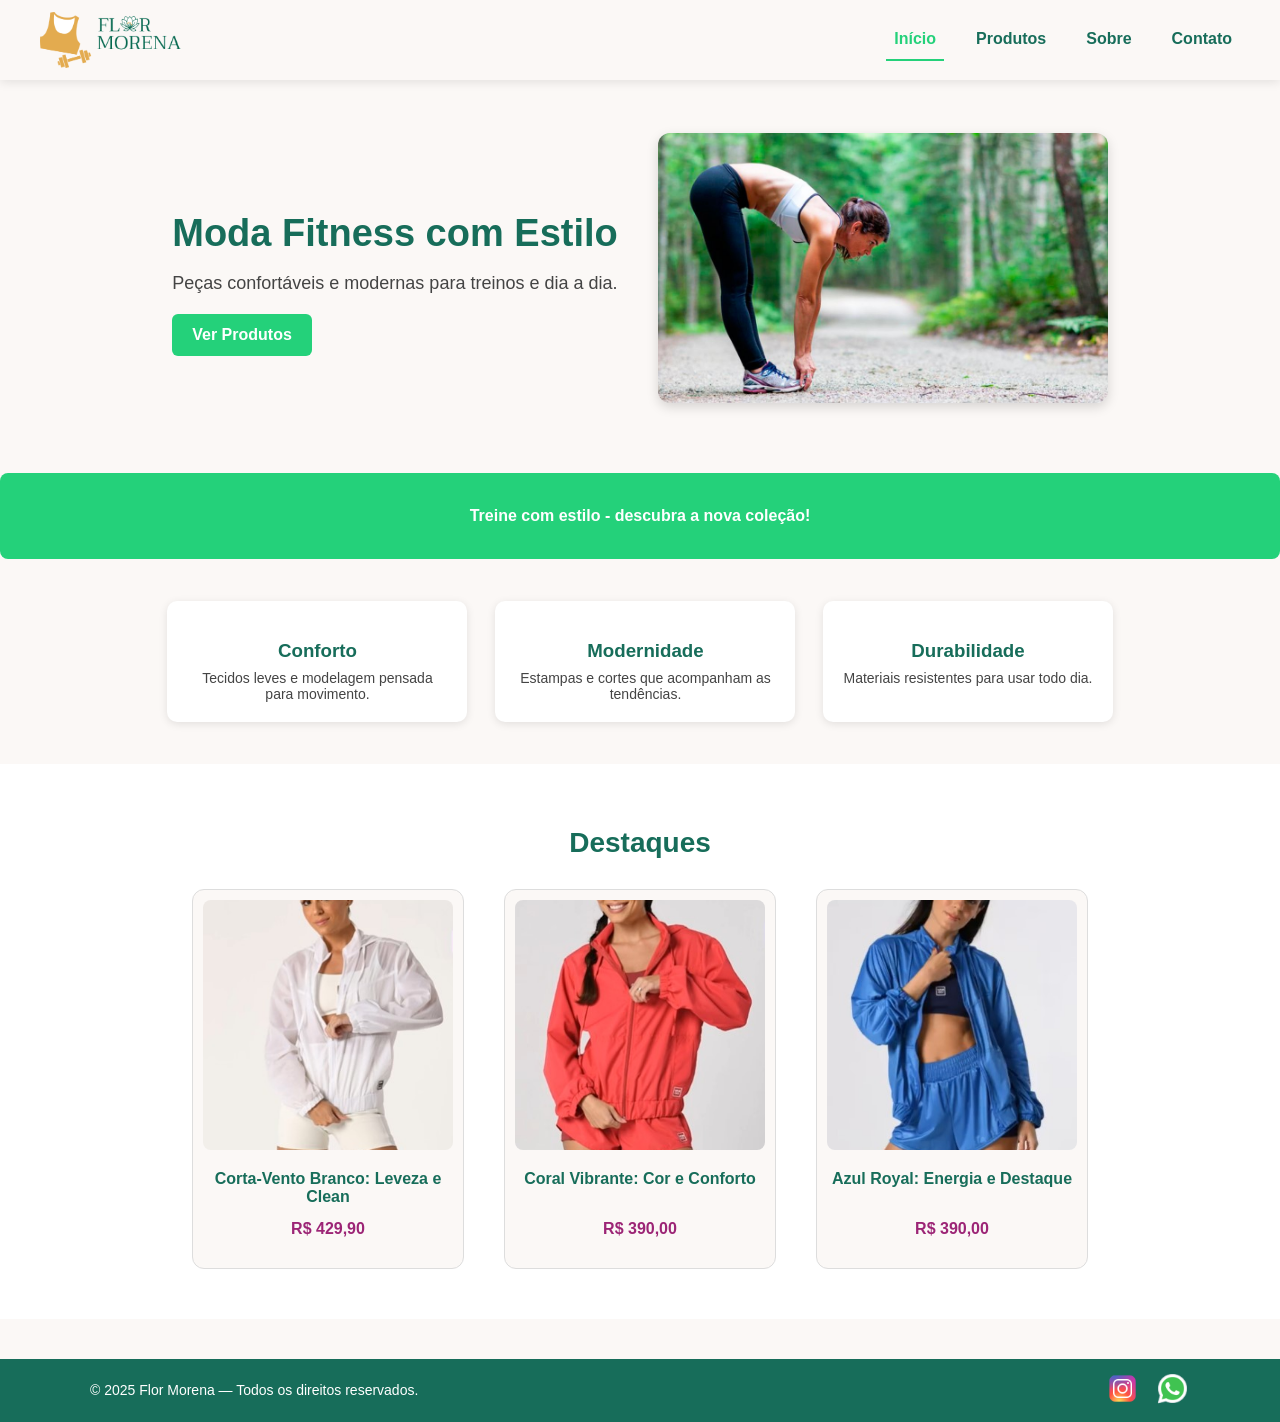
<file: index.html>
<!DOCTYPE html>
<html lang="pt-br">
<head>
    <meta charset="UTF-8">
    <meta name="viewport" content="width=device-width, initial-scale=1.0">
    <title>Flor Morena</title>
    <link rel="stylesheet" href="css/base.css">
    <link rel="stylesheet" href="css/style.css">
    <script src="js/script.js" defer></script>
</head>
<body>
    <!-- Cabeçalho -->
    <header>
        <button id="btn-menu">☰ </button>
        <img src="assets/logotipomenor.png" alt="Logo Flor Morena" class="logo">
        <nav>
            <a href="index.html" class="ativo">Início</a>
            <a href="produtos.html">Produtos</a>
            <a href="sobre.html">Sobre</a>
            <a href="contato.html">Contato</a>
        </nav>
    </header>

    <!-- Seção principal -->
    <section class="banner">
        <div class="texto-banner">
            <h1>Moda Fitness com Estilo</h1>
            <p>Peças confortáveis e modernas para treinos e dia a dia.</p>
            <a class="botao-principal" href="produtos.html">Ver Produtos</a>
        </div>

        <img src="assets/alongamento.jpg" class="img-banner" alt="Modelo fitness">
    </section>
    <section class="faixa">
        <p>Treine com estilo - descubra a nova coleção!</p>
    </section>

    <!--Diferenciais-->
    <section class="diferenciais">
        <div class="item">
            <h3>Conforto</h3>
            <p>Tecidos leves e modelagem pensada para movimento.</p>
            </div>

        <div class="item">
            <h3>Modernidade</h3>
            <p>Estampas e cortes que acompanham as tendências.</p>
        </div>    
        
        <div class="item">
            <h3>Durabilidade</h3>
            <p>Materiais resistentes para usar todo dia.</p>
        </div>
    </section>

    <!--Vitrine-->
    <section class="vitrine">
        <h2 class="vitrine-titulo">Destaques</h2>
        <div class="vitrine-container">

            <div class="produto-card"> <!--Produto 1-->
                <img src="assets/conjunto-branco.jpg" alt="Produto 1">
                <h4>Corta-Vento Branco: Leveza e Clean</h4>
                <p class="preco">R$ 429,90</p>
            </div>
            
            <div class="produto-card"> <!--Produto 2-->
                <img src="assets/conjunto-vermelho.jpg" alt="Produto 2">
                <h4>Coral Vibrante: Cor e Conforto</h4>
                <p class="preco">R$ 390,00</p>
            </div>

            <div class="produto-card"> <!--Produto 3-->
                <img src="assets/conjunto-azul.jpg" alt="Produto 3">
                <h4>Azul Royal: Energia e Destaque</h4>
                <p class="preco">R$ 390,00</p>
            </div>

        </div>
    </section>

    <button id="btn-topo">↑ Topo</button>

    <!--Rodapé-->
    <footer>
        <div class="footer-container">
            <div class="footer-centro">
                <p>© 2025 Flor Morena — Todos os direitos reservados.</p>
            </div>
            <div class="footer-direita">
                <a href="https://www.instagram.com/flormorena_lins" target="_blank" rel="noopener noreferrer">
                    <img src="assets/instagram.png" alt="Instagram">
                </a>
                <a href="https://wa.me/5514998982320" target="_blank" rel="noopener noreferrer">
                    <img src="assets/whatsapp.png" alt="WhatsApp">
                </a>
            </div>
        </div>
    </footer>
</body>
</html>
</file>
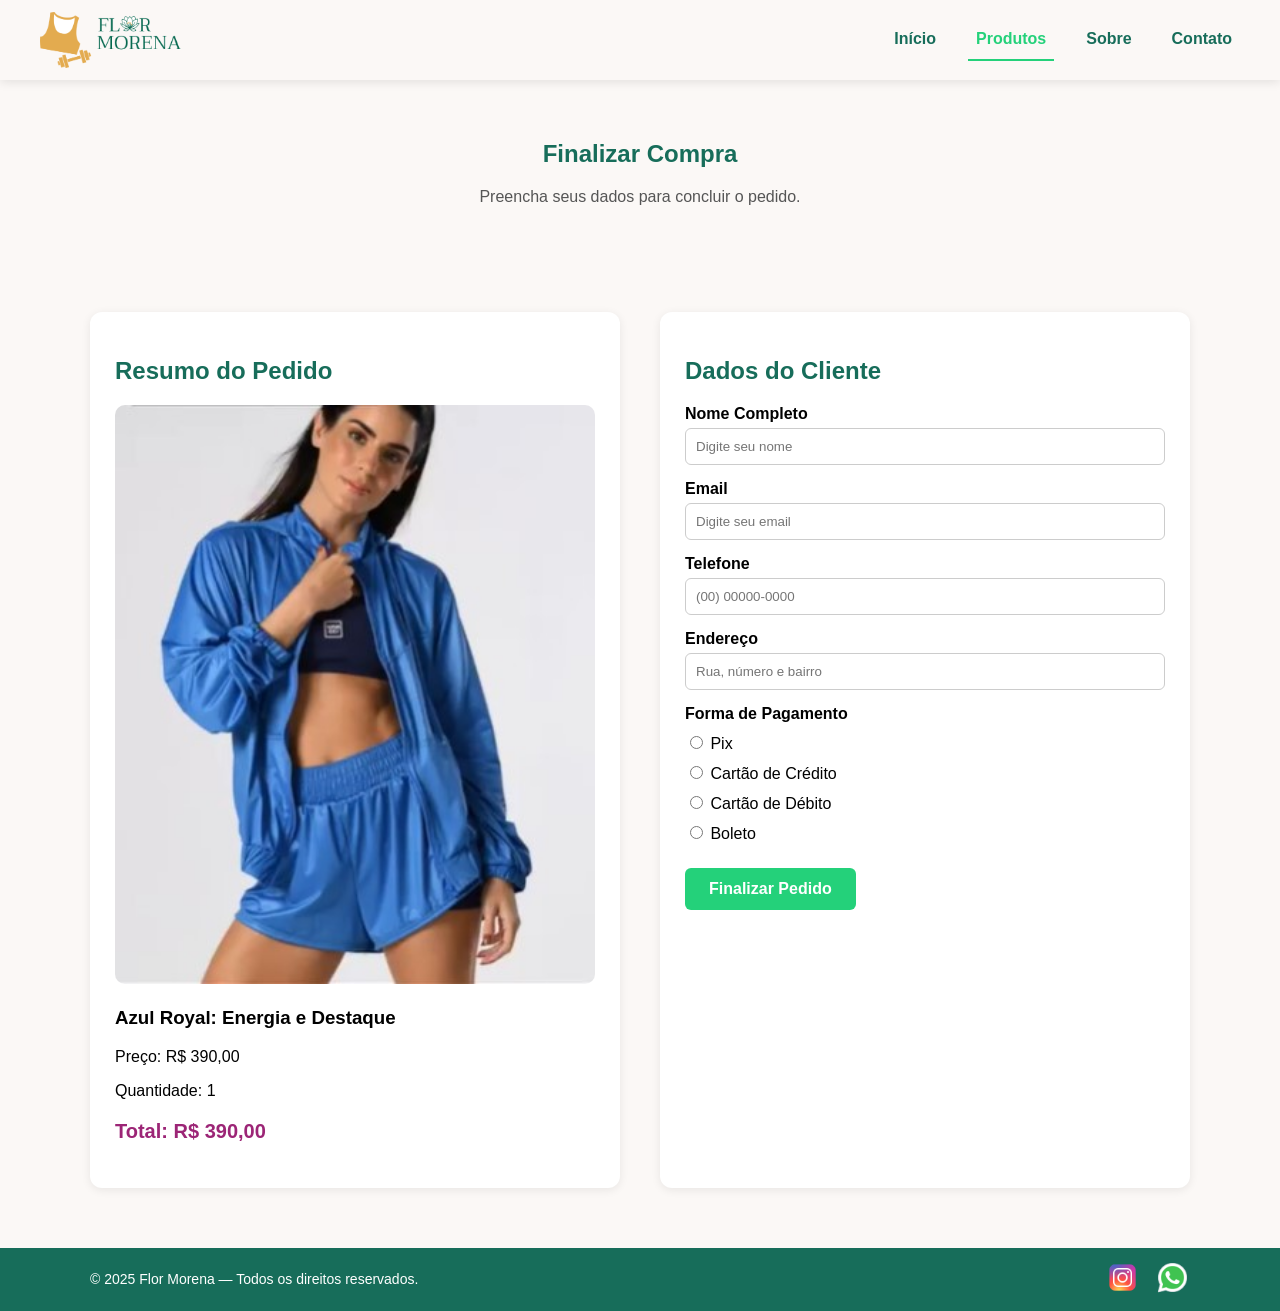
<file: comprar.html>
<!DOCTYPE html>
<html lang="pt-BR">

    <head>
        <meta charset="UTF-8">
        <meta name="viewport" content="width=device-width, initial-scale=1.0">
        <title>Finalizar Compra | Flor Morena</title>
        <link rel="stylesheet" href="css/base.css">
        <link rel="stylesheet" href="css/style-comprar.css">
        <script src="js/script.js" defer="defer"></script>

    </head>

    <body>
        <header>
            <button id="btn-menu">☰
            </button>
            <img src="assets/logotipomenor.png" alt="Logo Flor Morena" class="logo">
            <nav>
                <a href="index.html">Início</a>
                <a href="produtos.html" class="ativo">Produtos</a>
                <a href="sobre.html">Sobre</a>
                <a href="contato.html">Contato</a>
            </nav>
        </header>

        <section class="banner-compra">
            <h1>Finalizar Compra</h1>
            <p>Preencha seus dados para concluir o pedido.</p>
        </section>

        <section class="compra-container">
            <div class="resumo-pedido">
                <h2>Resumo do Pedido</h2>
                <img src="assets/conjunto-azul.jpg" alt="Produto">
                <h3>Azul Royal: Energia e Destaque</h3>
                <p>Preço: R$ 390,00</p>
                <p>Quantidade: 1</p>
                <p class="total">Total: R$ 390,00</p>
            </div>

            <div class="dados-compra">
                <h2>Dados do Cliente</h2>
                <form>
                    <label for="nome-completo">Nome Completo</label>
                    <input
                        type="text"
                        id="nome-completo"
                        name="nome"
                        placeholder="Digite seu nome"
                        required="required">

                    <label for="email">Email</label>
                    <input
                        type="email"
                        id="email"
                        name="email"
                        placeholder="Digite seu email"
                        required="required">

                    <label for="telefone">Telefone</label>
                    <input
                        type="tel"
                        id="telefone"
                        name="telefone"
                        placeholder="(00) 00000-0000"
                        required="required">

                    <label for="endereco">Endereço</label>
                    <input
                        type="text"
                        id="endereco"
                        name="endereco"
                        placeholder="Rua, número e bairro"
                        required="required">

                    <label>Forma de Pagamento</label>
                    <div class="pagamento">
                        <label><input type="radio" name="pagamento" value="pix" required="required">
                            Pix</label>
                        <label><input type="radio" name="pagamento" value="credito">
                            Cartão de Crédito</label>
                        <label><input type="radio" name="pagamento" value="debito">
                            Cartão de Débito</label>
                        <label><input type="radio" name="pagamento" value="boleto">
                            Boleto</label>
                    </div>

                    <button type="submit" class="botao-finalizar">Finalizar Pedido</button>
                </form>
            </div>
        </section>
            <button id="btn-topo">↑ Topo</button>

        <!--Rodapé-->
        <footer>
            <div class="footer-container">
                <div class="footer-centro">
                    <p>© 2025 Flor Morena — Todos os direitos reservados.</p>
                </div>
                <div class="footer-direita">
                    <a
                        href="https://www.instagram.com/flormorena_lins"
                        target="_blank"
                        rel="noopener noreferrer">
                        <img src="assets/instagram.png" alt="Instagram">
                    </a>
                    <a href="https://wa.me/5514998982320" target="_blank" rel="noopener noreferrer">
                        <img src="assets/whatsapp.png" alt="WhatsApp">
                    </a>
                </div>
            </div>
        </footer>
    </body>

</html>
</file>
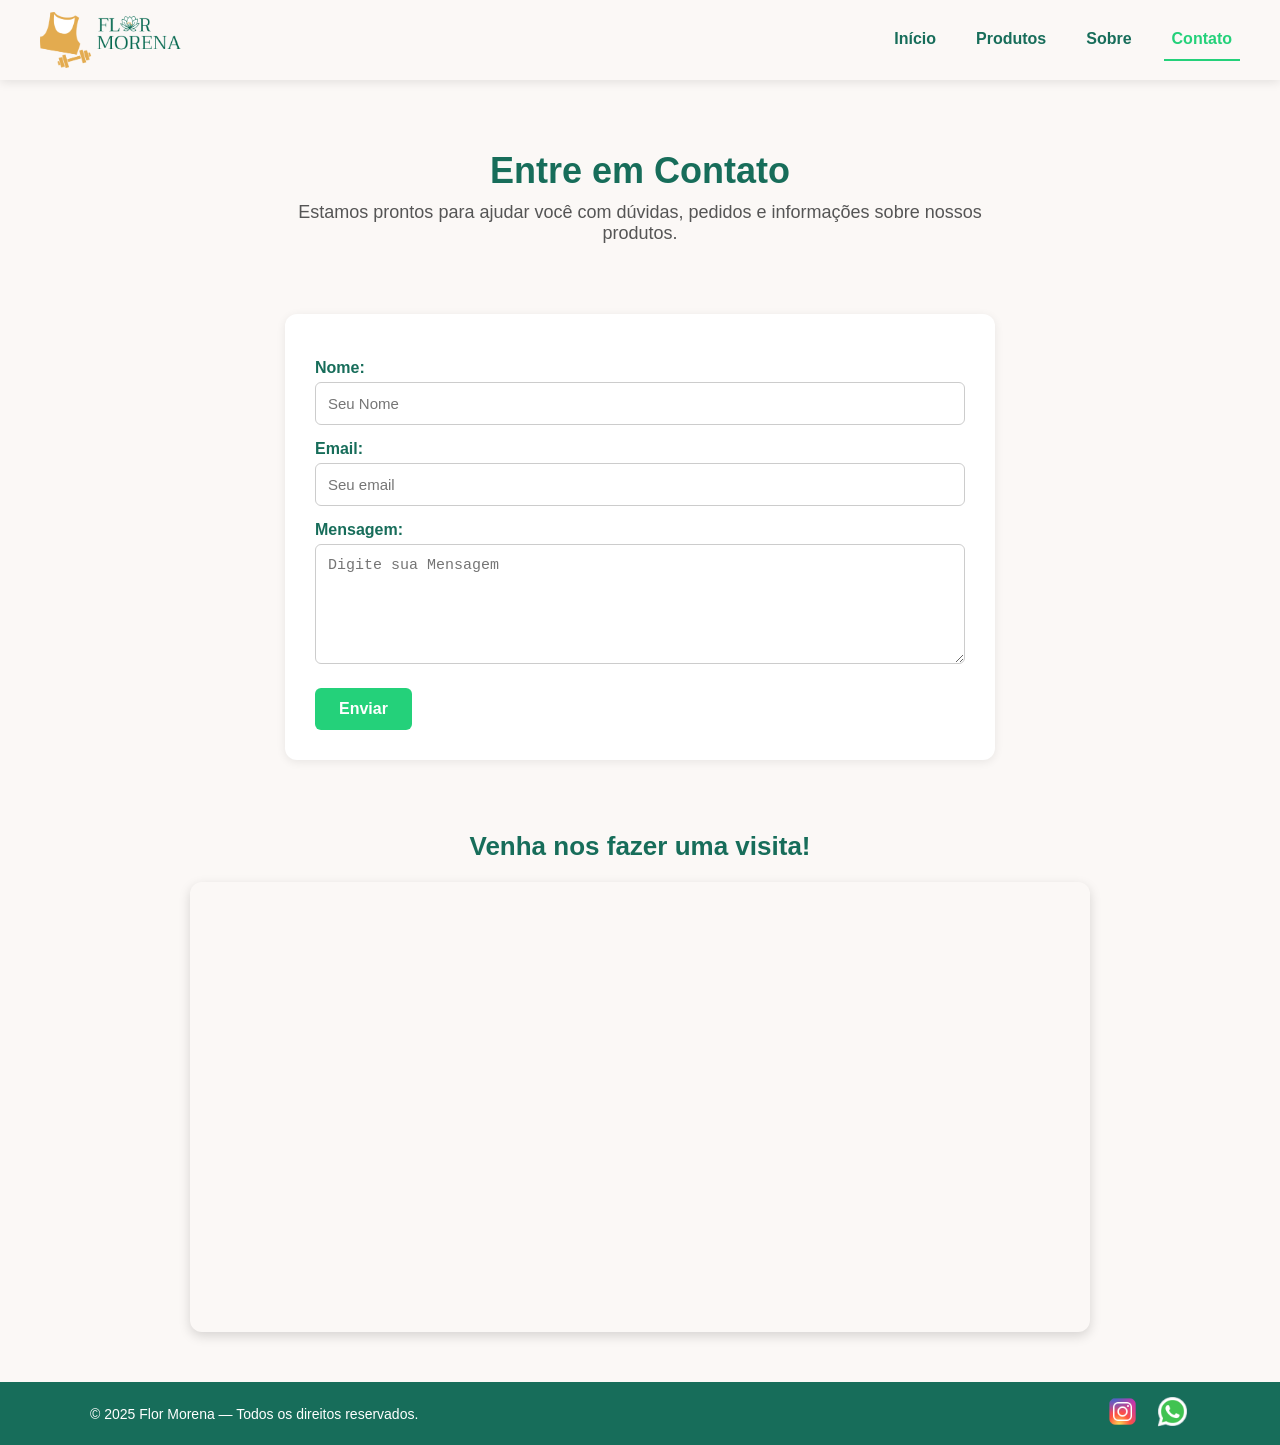
<file: contato.html>
<!DOCTYPE html>
<html lang="pt-BR">
    <head>
        <meta charset="UTF-8">
        <meta name="viewport" content="width=device-width, initial-scale=1.0">
        <title>Contato | Flor Morena</title>
        <link rel="stylesheet" href="css/base.css">
        <link rel="stylesheet" href="css/style-contato.css">
        <script src="js/script.js" defer="defer"></script>

    </head>
    <body>
        <header>
            <button id="btn-menu">☰
            </button>
            <img src="assets/logotipomenor.png" alt="Logo Flor Morena" class="logo">
            <nav>
                <a href="index.html">Início</a>
                <a href="produtos.html">Produtos</a>
                <a href="sobre.html">Sobre</a>
                <a href="contato.html" class="ativo">Contato</a>
            </nav>
        </header>

        <section class="banner-contato">
            <h1>Entre em Contato</h1>
            <p>Estamos prontos para ajudar você com dúvidas, pedidos e informações sobre
                nossos produtos.</p>
        </section>

        <!--Conteúdo principal-->
        <section class="contato">
            <form>
                <label for="nome">Nome:</label>
                <input
                    type="text"
                    id="nome"
                    name="nome"
                    placeholder="Seu Nome"
                    required="required">
                <label for="email">Email:</label>
                <input
                    type="email"
                    id="email"
                    name="email"
                    placeholder="Seu email"
                    required="required">
                <label for="mensagem">Mensagem:</label>
                <textarea
                    id="mensagem"
                    name="mensagem"
                    placeholder="Digite sua Mensagem"
                    required="required"></textarea>
                <button type="submit">Enviar</button>
            </form>
        </section>

        <!--MiniMapa-->
        <div class="mapa-container">
            <h2>Venha nos fazer uma visita!</h2>
            <iframe
                src="https://www.google.com/maps/embed?pb=!1m18!1m12!1m3!1d3707.9740198718896!2d-49.74839832544831!3d-21.66486799466836!2m3!1f0!2f0!3f0!3m2!1i1024!2i768!4f13.1!3m3!1m2!1s0x94be15947d2b1757%3A0x19685f1e2b0e2d65!2sFlor%20Morena!5e0!3m2!1spt-BR!2sbr!4v1763665070208!5m2!1spt-BR!2sbr"
                width="600"
                height="450"
                style="border:0;"
                allowfullscreen=""
                loading="lazy"
                referrerpolicy="no-referrer-when-downgrade"></iframe>
        </div>
        <button id="btn-topo">↑ Topo</button>

        <!--Rodapé-->
        <footer>
            <div class="footer-container">
                <div class="footer-centro">
                    <p>© 2025 Flor Morena — Todos os direitos reservados.</p>
                </div>
                <div class="footer-direita">
                    <a
                        href="https://www.instagram.com/flormorena_lins"
                        target="_blank"
                        rel="noopener noreferrer">
                        <img src="assets/instagram.png" alt="Instagram">
                    </a>

                    <a href="https://wa.me/5514998982320" target="_blank" rel="noopener noreferrer">
                        <img src="assets/whatsapp.png" alt="WhatsApp">
                    </a>
                </div>
            </div>
        </footer>
    </body>
</html>
</file>
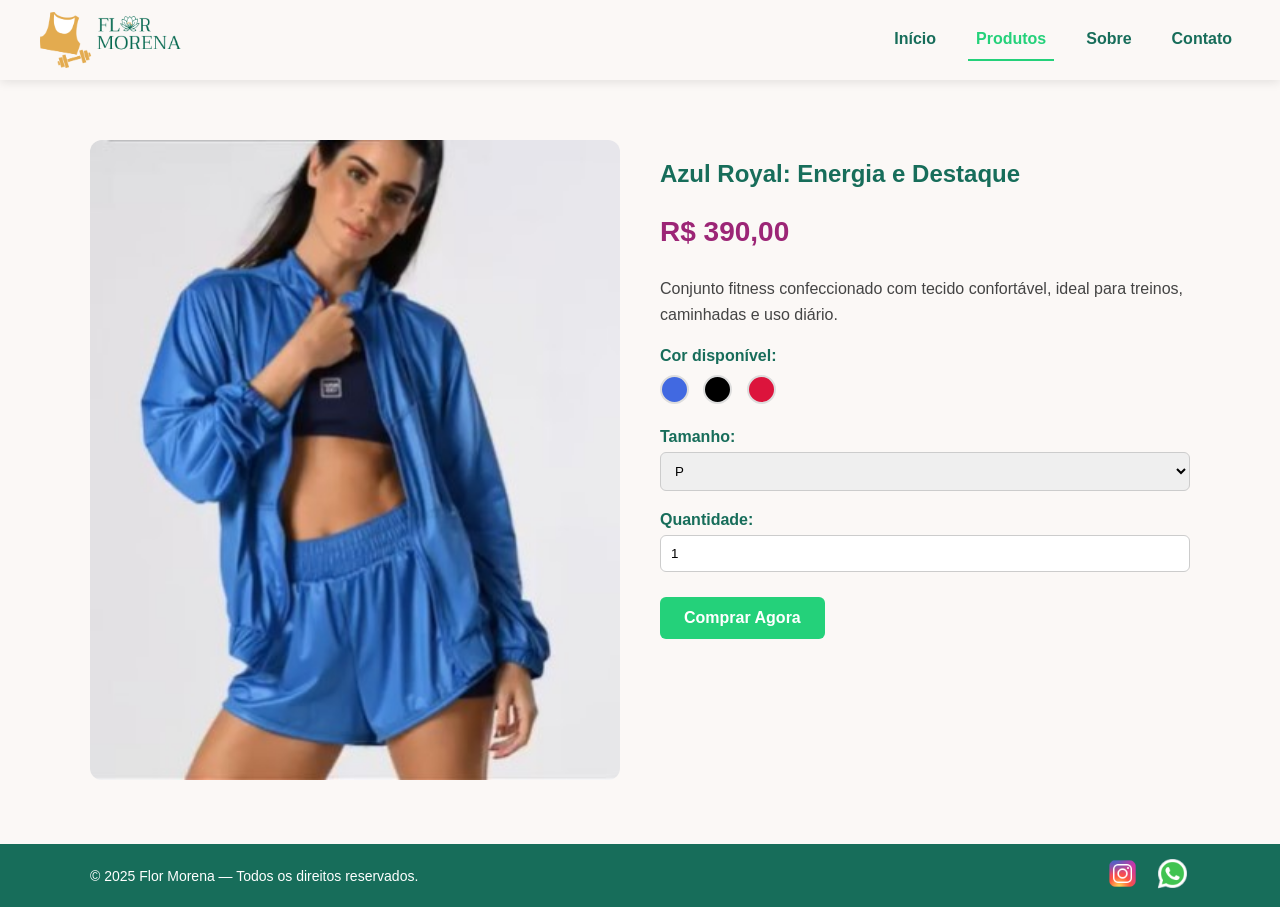
<file: detalhes-produto.html>
<!DOCTYPE html>
<html lang="pt-BR">
    <head>
        <meta charset="UTF-8">
        <meta name="viewport" content="width=device-width, initial-scale=1.0">
        <title>Detalhes do Produto | Flor Morena</title>
        <link rel="stylesheet" href="css/base.css">
        <link rel="stylesheet" href="css/style-detalhes.css">
        <script src="js/script.js" defer="defer"></script>
    </head>
    <body>

        <header>
            <button id="btn-menu">☰
            </button>
            <img src="assets/logotipomenor.png" alt="Logo Flor Morena" class="logo">
            <nav>
                <a href="index.html">Início</a>
                <a href="produtos.html" class="ativo">Produtos</a>
                <a href="sobre.html">Sobre</a>
                <a href="contato.html">Contato</a>
            </nav>
        </header>

        <section class="produto-detalhe">
            <div class="produto-imagem">
                <img src="assets/conjunto-azul.jpg" alt="Conjunto-Azul Royal">
            </div>
            <div class="produto-info">
                <h1>Azul Royal: Energia e Destaque</h1>
                <p class="preco">R$ 390,00</p>
                <p class="descricao">
                    Conjunto fitness confeccionado com tecido confortável, ideal para treinos,
                    caminhadas e uso diário.
                </p>
                <label>Cor disponível:</label>
                <div class="cores">
                    <span class="azul"></span>
                    <span class="preto"></span>
                    <span class="vermelho"></span>
                </div>
                <label>Tamanho:</label>
                <select>
                    <option>P</option>
                    <option>M</option>
                    <option>G</option>
                    <option>GG</option>
                </select>
                <label>Quantidade:</label>
                <input type="number" value="1" min="1">
                <a href="comprar.html" class="botao-comprar">
                    Comprar Agora
                </a>
            </div>
        </section>
        <button id="btn-topo">↑ Topo</button>

        <footer>
            <div class="footer-container">
                <div class="footer-centro">
                    <p>© 2025 Flor Morena — Todos os direitos reservados.</p>
                </div>
                <div class="footer-direita">
                    <a
                        href="https://www.instagram.com/flormorena_lins"
                        target="_blank"
                        rel="noopener noreferrer">
                        <img src="assets/instagram.png" alt="Instagram">
                    </a>
                    <a href="https://wa.me/5514998982320" target="_blank" rel="noopener noreferrer">
                        <img src="assets/whatsapp.png" alt="WhatsApp">
                    </a>
                </div>
            </div>
        </footer>
    </body>
</html>
</file>
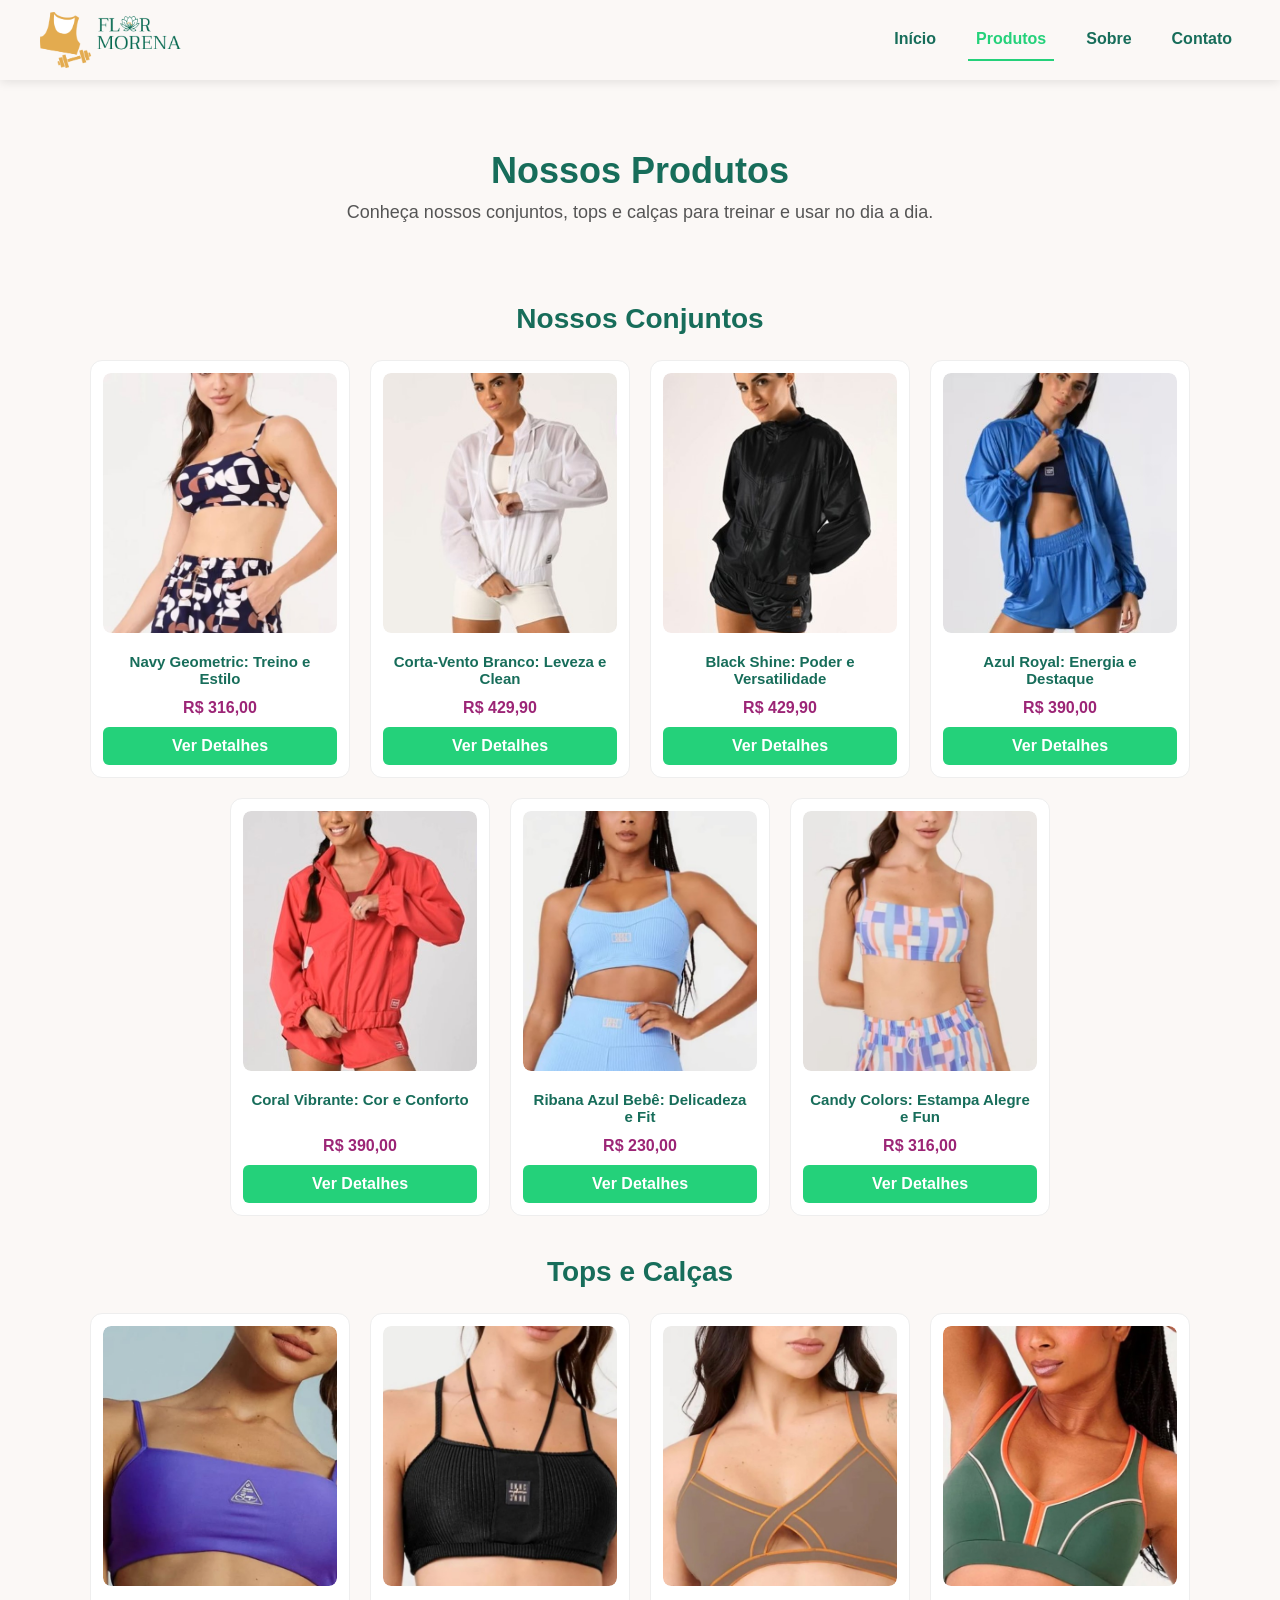
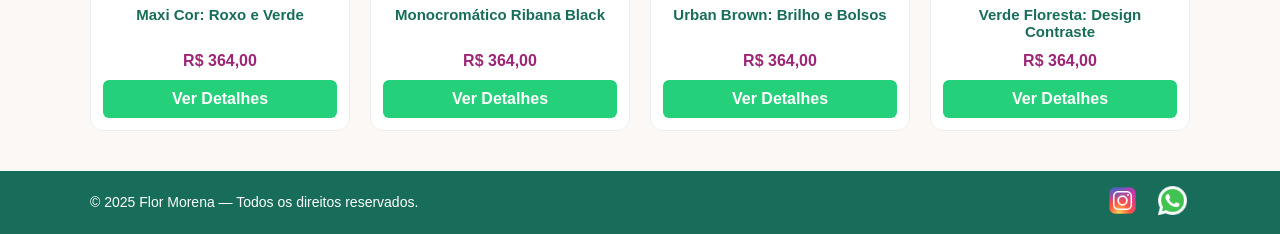
<file: produtos.html>
<!DOCTYPE html>
<html lang="pt-BR">
    <head>
        <meta charset="UTF-8">
        <meta name="viewport" content="width=device-width, initial-scale=1.0">
        <link rel="stylesheet" href="css/base.css">
        <link rel="stylesheet" href="css/style-produtos.css">
        <script src="js/script.js" defer="defer"></script>
        <title>Produtos | Flor Morena</title>
    </head>
    <body>
        <header>
            <button id="btn-menu">☰
            </button>
            <img src="assets/logotipomenor.png" alt="Logo Flor Morena" class="logo">
            <nav>
                <a href="index.html">Início</a>
                <a href="produtos.html" class="ativo">Produtos</a>
                <a href="sobre.html">Sobre</a>
                <a href="contato.html">Contato</a>
            </nav>
        </header>

        <section class="banner-produtos">
            <h1>Nossos Produtos</h1>
            <p>Conheça nossos conjuntos, tops e calças para treinar e usar no dia a dia.</p>
        </section>

        <!--Conjuntos-->
        <section class="conjuntos-container">
            <h2>Nossos Conjuntos</h2>
            <div class="lista-conjuntos">
                <div class="produto">
                    <!--Conjunto 1-->
                    <div class="produto-img">
                        <img src="assets/conjunto-escuro.jpg" alt="Conjunto 1">
                    </div>
                    <h3>Navy Geometric: Treino e Estilo</h3>
                    <p class="preco">R$ 316,00</p>
                    <a href="detalhes-produto.html" class="botao-produto">Ver Detalhes</a>
                </div>

                <div class="produto">
                    <!--Conjunto 2-->
                    <div class="produto-img">
                        <img src="assets/conjunto-branco.jpg" alt="Conjunto 2">
                    </div>
                    <h3>Corta-Vento Branco: Leveza e Clean</h3>
                    <p class="preco">R$ 429,90</p>
                    <a href="detalhes-produto.html" class="botao-produto">Ver Detalhes</a>
                </div>

                <div class="produto">
                    <!--Conjunto 3-->
                    <div class="produto-img">
                        <img src="assets/conjunto-preto.jpg" alt="Conjunto 3">
                    </div>
                    <h3>Black Shine: Poder e Versatilidade</h3>
                    <p class="preco">R$ 429,90</p>
                    <a href="detalhes-produto.html" class="botao-produto">Ver Detalhes</a>
                </div>

                <div class="produto">
                    <!--Conjunto 4-->
                    <div class="produto-img">
                        <img src="assets/conjunto-azul.jpg" alt="Conjunto 4">
                    </div>
                    <h3>Azul Royal: Energia e Destaque</h3>
                    <p class="preco">R$ 390,00</p>
                    <a href="detalhes-produto.html" class="botao-produto">Ver Detalhes</a>
                </div>

                <div class="produto">
                    <!--Conjunto 5-->
                    <div class="produto-img">
                        <img src="assets/conjunto-vermelho.jpg" alt="Conjunto 5">
                    </div>
                    <h3>Coral Vibrante: Cor e Conforto</h3>
                    <p class="preco">R$ 390,00</p>
                    <a href="detalhes-produto.html" class="botao-produto">Ver Detalhes</a>
                </div>

                <div class="produto">
                    <!--Conjunto 6-->
                    <div class="produto-img">
                        <img src="assets/conjunto-azul-claro.jpg" alt="Conjunto 6">
                    </div>
                    <h3>Ribana Azul Bebê: Delicadeza e Fit</h3>
                    <p class="preco">R$ 230,00</p>
                    <a href="detalhes-produto.html" class="botao-produto">Ver Detalhes</a>
                </div>

                <div class="produto">
                    <!--Conjunto 7-->
                    <div class="produto-img">
                        <img src="assets/conjunto-cor-pastel.jpg" alt="Conjunto 7">
                    </div>
                    <h3>Candy Colors: Estampa Alegre e Fun</h3>
                    <p class="preco">R$ 316,00</p>
                    <a href="detalhes-produto.html" class="botao-produto">Ver Detalhes</a>
                </div>
            </div>
        </section>

        <!--Tops + Calças-->
        <section class="tops-container">
            <h2>Tops e Calças</h2>
            <div class="lista-tops">
                <div class="produto has-back">
                    <!--Top 1-->
                    <div class="produto-img">
                        <img class="front" src="assets/top-roxo.jpg" alt="Top 1">
                        <img class="back" src="assets/calca-roxa.jpg" alt="Calça 1">
                    </div>
                    <h3>Maxi Cor: Roxo e Verde</h3>
                    <p class="preco">R$ 364,00</p>
                    <a href="detalhes-produto.html" class="botao-produto">Ver Detalhes</a>
                </div>

                <div class="produto has-back">
                    <!--Top 2-->
                    <div class="produto-img">
                        <img class="front" src="assets/top-preto.jpg" alt="Top 2">
                        <img class="back" src="assets/calca-preta.jpg" alt="Calça 2">
                    </div>
                    <h3>Monocromático Ribana Black</h3>
                    <p class="preco">R$ 364,00</p>
                    <a href="detalhes-produto.html" class="botao-produto">Ver Detalhes</a>
                </div>

                <div class="produto has-back">
                    <!--Top 3-->
                    <div class="produto-img">
                        <img class="front" src="assets/top-marrom.jpg" alt="Top 3">
                        <img class="back" src="assets/calca-marrom.jpg" alt="Calça 3">
                    </div>
                    <h3>Urban Brown: Brilho e Bolsos</h3>
                    <p class="preco">R$ 364,00</p>
                    <a href="detalhes-produto.html" class="botao-produto">Ver Detalhes</a>
                </div>

                <div class="produto has-back">
                    <!--Top 4-->
                    <div class="produto-img">
                        <img class="front" src="assets/top-verde.jpg" alt="Top 4">
                        <img class="back" src="assets/calca-verde.jpg" alt="Calça 4">
                    </div>
                    <h3>Verde Floresta: Design Contraste</h3>
                    <p class="preco">R$ 364,00</p>
                    <a href="detalhes-produto.html" class="botao-produto">Ver Detalhes</a>
                </div>
            </div>
        </section>
        <button id="btn-topo">↑ Topo</button>

        <!--Rodapé-->
        <footer>
            <div class="footer-container">
                <div class="footer-centro">
                    <p>© 2025 Flor Morena — Todos os direitos reservados.</p>
                </div>
                <div class="footer-direita">
                    <a
                        href="https://www.instagram.com/flormorena_lins"
                        target="_blank"
                        rel="noopener noreferrer">
                        <img src="assets/instagram.png" alt="Instagram">
                    </a>
                    <a href="https://wa.me/5514998982320" target="_blank" rel="noopener noreferrer">
                        <img src="assets/whatsapp.png" alt="WhatsApp">
                    </a>
                </div>
            </div>
        </footer>
    </body>
</html>
</file>
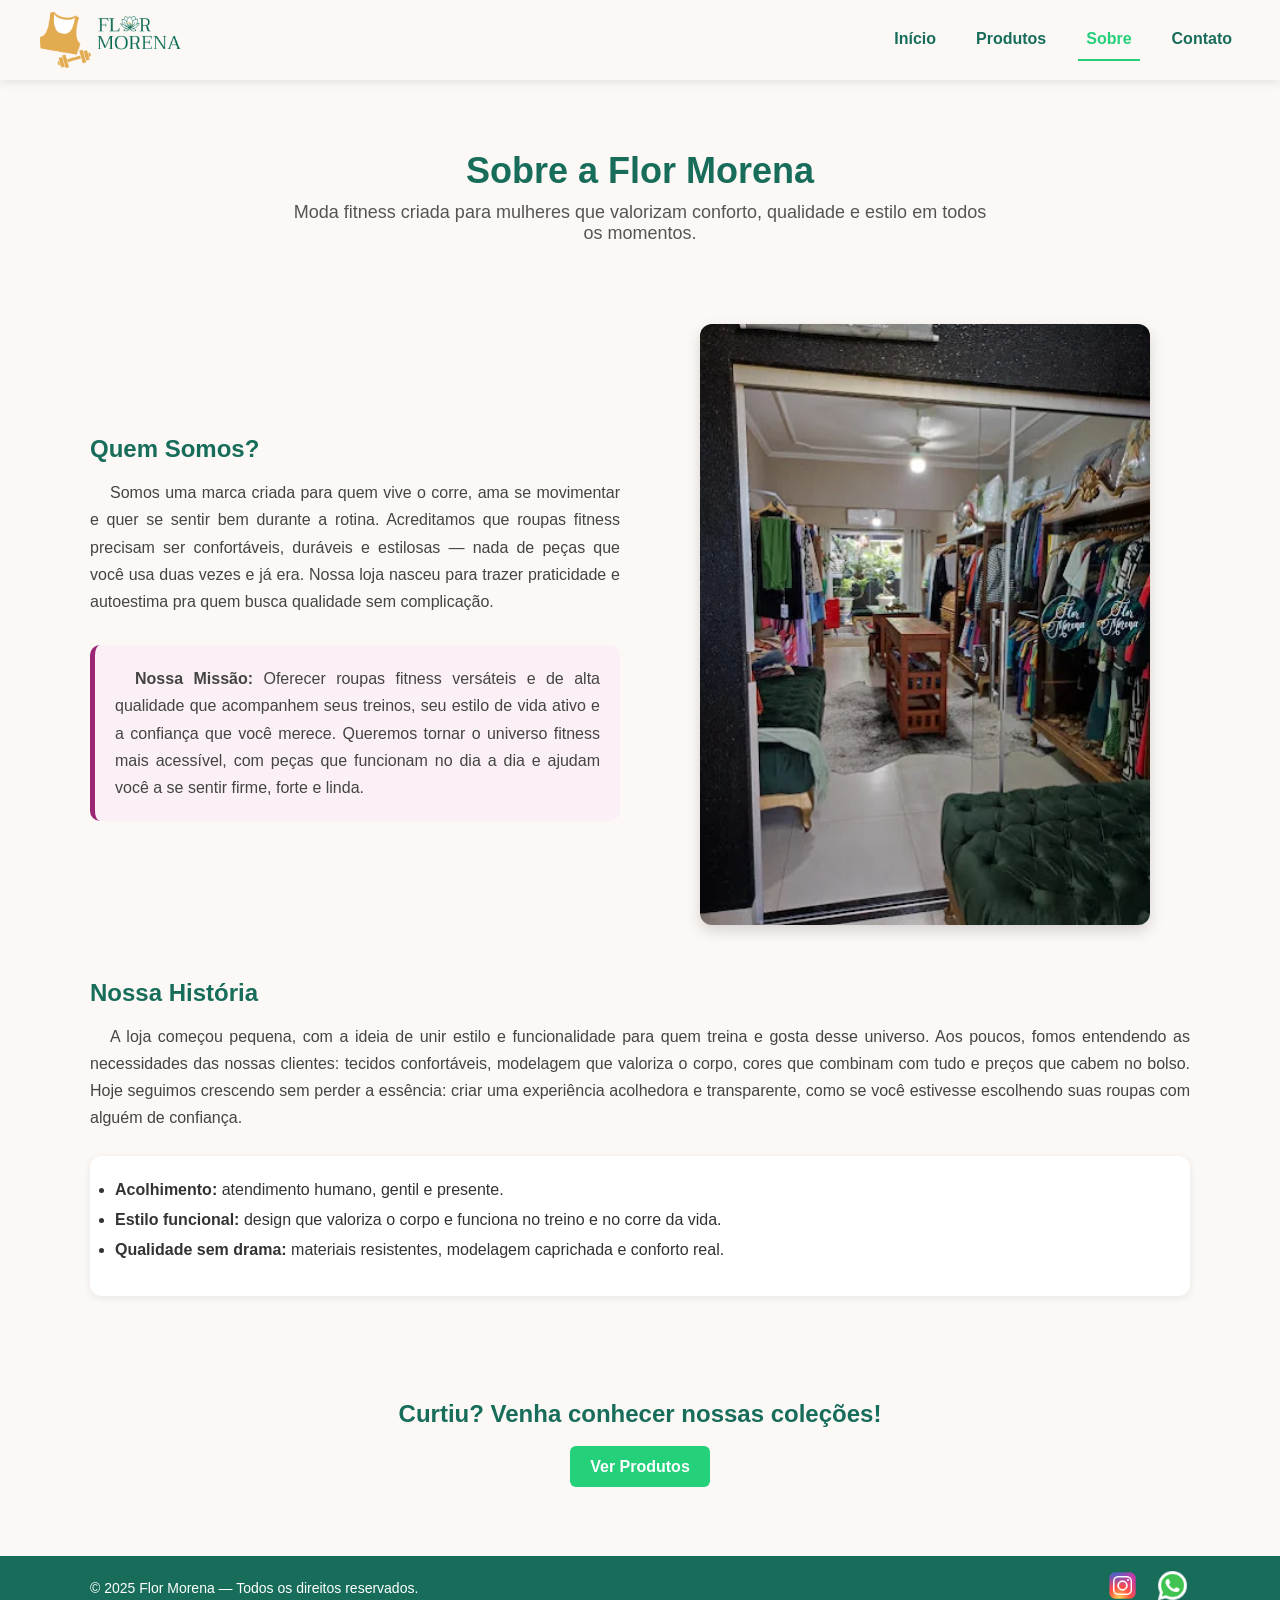
<file: sobre.html>
<!DOCTYPE html>
<html lang="pt-BR">
    <head>
        <meta charset="UTF-8">
        <meta name="viewport" content="width=device-width, initial-scale=1.0">
        <title>Sobre | Flor Morena</title>
        <link rel="stylesheet" href="css/base.css">
        <link rel="stylesheet" href="css/style-sobre.css">
        <script src="js/script.js" defer="defer"></script>

    </head>
    <body>
        <header>
            <button id="btn-menu">☰
            </button>
            <img src="assets/logotipomenor.png" alt="Logo Flor Morena" class="logo">
            <nav>
                <a href="index.html">Início</a>
                <a href="produtos.html">Produtos</a>
                <a href="sobre.html" class="ativo">Sobre</a>
                <a href="contato.html">Contato</a>
            </nav>
        </header>

        <section class="banner-sobre">
            <h1>Sobre a Flor Morena</h1>
            <p>Moda fitness criada para mulheres que valorizam conforto, qualidade e estilo
                em todos os momentos.</p>
        </section>
        <section class="sobre-container">
            <div class="sobre-texto">
                <h2>Quem Somos?</h2>
                <p>Somos uma marca criada para quem vive o corre, ama se movimentar e quer se
                    sentir bem durante a rotina. Acreditamos que roupas fitness precisam ser
                    confortáveis, duráveis e estilosas — nada de peças que você usa duas vezes e já
                    era. Nossa loja nasceu para trazer praticidade e autoestima pra quem busca
                    qualidade sem complicação.</p>
                <p class="missao">
                    <strong>Nossa Missão:</strong>
                    Oferecer roupas fitness versáteis e de alta qualidade que acompanhem seus
                    treinos, seu estilo de vida ativo e a confiança que você merece. Queremos tornar
                    o universo fitness mais acessível, com peças que funcionam no dia a dia e ajudam
                    você a se sentir firme, forte e linda.</p>
            </div>
            <div class="sobre-imagem">
                <img src="assets/foto-loja.webp" alt="Loja Flor Morena">
            </div>
        </section>

        <section class="historia-container">
            <h2>Nossa História</h2>
            <p>A loja começou pequena, com a ideia de unir estilo e funcionalidade para quem
                treina e gosta desse universo. Aos poucos, fomos entendendo as necessidades das
                nossas clientes: tecidos confortáveis, modelagem que valoriza o corpo, cores que
                combinam com tudo e preços que cabem no bolso. Hoje seguimos crescendo sem
                perder a essência: criar uma experiência acolhedora e transparente, como se você
                estivesse escolhendo suas roupas com alguém de confiança.</p>
            <ul class="valores">
                <li>
                    <strong>Acolhimento:
                    </strong>
                    atendimento humano, gentil e presente.</li>
                <li>
                    <strong>Estilo funcional:
                    </strong>
                    design que valoriza o corpo e funciona no treino e no corre da vida.
                </li>
                <li>
                    <strong>Qualidade sem drama:
                    </strong>
                    materiais resistentes, modelagem caprichada e conforto real.</li>
            </ul>
        </section>

        <section class="secao-chamada">
            <h3>Curtiu? Venha conhecer nossas coleções!</h3>
            <a class="botao-principal" href="produtos.html">Ver Produtos</a>
        </section>
        <button id="btn-topo">↑ Topo</button>

        <!--Rodapé-->
        <footer>
            <div class="footer-container">
                <div class="footer-centro">
                    <p>© 2025 Flor Morena — Todos os direitos reservados.</p>
                </div>
                <div class="footer-direita">
                    <a
                        href="https://www.instagram.com/flormorena_lins"
                        target="_blank"
                        rel="noopener noreferrer">
                        <img src="assets/instagram.png" alt="Instagram">
                    </a>
                    <a href="https://wa.me/5514998982320" target="_blank" rel="noopener noreferrer">
                        <img src="assets/whatsapp.png" alt="WhatsApp">
                    </a>
                </div>
            </div>
        </footer>
    </body>
</html>
</file>
<file: css/base.css>
/* ----- Corpo da página ----- */
body {
    margin: 0;
    font-family: Arial, Helvetica, sans-serif;
    background: #FBF8F6;
    padding-top: 80px;
    /* espaço pro cabeçalho fixo não cobrir o conteúdo */
}

/* Cabeçalho e menu */
header {
    position: fixed;
    top: 0;
    left: 0;
    width: 100%;
    background: #FBF8F6;
    height: 80px;
    padding: 0 40px;
    display: flex;
    align-items: center;
    justify-content: flex-start;
    /* Alinha os itens a partir da esquerda */
    box-sizing: border-box;
    box-shadow: 0 2px 10px rgba(0,0,0,0.1);
    z-index: 1000;
}

.logo {
    height: 56px;
    width: auto;
    display: block;
    margin-right: auto;
    /* O segredo está aqui: funciona como uma mola que empurra o menu todo para a direita! */
}

header nav {
    display: flex;
    align-items: center;
    /* Removemos o margin-left daqui, pois a logo já está empurrando */
}

header nav a {
    display: inline-block;
    padding: 10px 8px;
    line-height: 1.2;
    text-decoration: none;
    color: #176D5A;
    font-weight: bold;
    margin-left: 24px;
    transition: 0.3s;
    border-bottom: 2px solid transparent;
}

header nav a.ativo,
header nav a:hover {
    color: #24D17A;
    border-bottom-color: #24D17A;
}

/* Estilo do botão do menu (escondido no desktop) */
#btn-menu {
    display: none;
    background-color: transparent;
    border: none;
    color: #176D5A;
    font-size: 32px;
    cursor: pointer;
    padding: 5px;
}

/* Rodapé */
footer {
    background-color: #176D5A;
    padding: 12px 0;
    color: white;
    margin-top: 40px;
}

.footer-container {
    display: flex;
    justify-content: space-between;
    align-items: center;
    max-width: 1100px;
    margin: 0 auto;
    padding: 0 20px;
}

.footer-centro p {
    font-size: 14px;
    margin: 0;
}

.footer-direita {
    display: flex;
    gap: 15px;
}

.footer-direita img {
    width: 35px;
    height: 35px;
}

#btn-topo {
    position: fixed;
    bottom: 30px;
    right: 30px;
    display: none;
    /* O JavaScript vai controlar quando ele aparece */
    background-color: #24D17A;
    /* Verde vibrante da marca */
    color: white;
    border: none;
    border-radius: 10px;
    /* Botão em formato de pílula/arredondado */
    padding: 12px 20px;
    font-size: 16px;
    font-weight: bold;
    cursor: pointer;
    box-shadow: 0 4px 10px rgba(0, 0, 0, 0.2);
    /* Sombrinha para destacar */
    z-index: 999;
    /* Garante que fique acima de outras imagens e do rodapé */
    transition: background-color 0.3s, transform 0.3s;
}

#btn-topo:hover {
    background-color: #176D5A;
    /* Fica verde escuro ao passar o mouse */
    transform: translateY(-3px);
    /* Dá um pequeno pulinho para cima */
}

/* Celular e tablet */
@media (max-width: 768px) {
    header {
        height: auto;
        padding: 15px 20px;
        /* Removido o flex-direction: column para o botão ficar na mesma linha da logo */
        /* Como o header é flex-wrap: wrap, os itens vão quebrar de linha se faltar espaço */
        /* IMPORTANTE: Aqui definimos que o cabeçalho no móvel vai arrumar os itens em bloco (wrap) */
        flex-wrap: wrap;
        justify-content: space-between;
    }

    #btn-menu {
        display: block;
        /* Mostra o botão hambúrguer no celular */
        /* Tira o botão de cima da logo */
        order: 1;
    }

    .logo,
    header img.logo {
        /* Garante que a logo partilha a mesma linha do botão no topo */
        order: 2;
        margin-right: 0;
        /* Remove a margem extra que empurrava tudo no desktop */
    }

    header nav {
        display: none;
        /* Esconde o menu por padrão */
        width: 100%;
        /* Força o menu a ocupar toda a linha abaixo da logo */
        /*flex-direction: column;
        margin-left: 0;*/
        margin-top: 15px;
        order: 3;
        /* Diz ao menu para ficar em último lugar (por baixo) */
    }

    /* Classe que será adicionada pelo JavaScript (script.js) */
    header nav.ativo {
        display: flex;
        flex-direction: column;
        /* Coloca um link embaixo do outro */
        align-items: center;
        /* Centraliza os links na tela */
    }

    header nav a {
        margin-left: 0;
        margin-bottom: 10px;
        text-align: center;
        width: 100%;
    }

    body {
        padding-top: 120px;
    }

    .footer-container {
        flex-direction: column;
        text-align: center;
        gap: 10px;
    }
}
</file>
<file: css/style.css>
.banner {
    display: flex;
    justify-content: center;
    align-items: center;
    padding: 40px;
    margin-top: 13px;
}

.texto-banner {
    max-width: 500px;
}

.texto-banner h1 {
    color: #176D5A;
    font-size: 38px;
    margin-bottom: 10px;
}

.texto-banner p {
    color: #444;
    font-size: 18px;
    margin-bottom: 20px;
}

.botao-principal {
    background: #24D17A;
    color: white;
    padding: 12px 20px;
    border-radius: 6px;
    text-decoration: none;
    font-weight: bold;
    display: inline-block;
    transition: 0.3s;
}

.botao-principal:hover {
    background: #1fb56a;
}

.img-banner {
    width: 450px;
    margin-left: 40px;
    border-radius: 12px;
    box-shadow: 0 4px 12px rgba(0,0,0,0.15);
}

.faixa {
    background: #24D17A;
    padding: 18px 10px;
    text-align: center;
    color: #fff;
    font-weight: 700;
    margin-top: 30px;
    border-radius: 8px;
}

.diferenciais {
    display: flex;
    justify-content: center;
    gap: 28px;
    margin: 42px 20px;
    text-align: center;
}

.diferenciais .item {
    max-width: 260px;
    background: #fff;
    padding: 20px;
    border-radius: 10px;
    box-shadow: 0 2px 8px rgba(0,0,0,0.1);
}

.diferenciais .item h3 {
    color: #176D5A;
    margin-bottom: 8px;
}

.diferenciais .item p {
    color: #444;
    font-size: 14px;
    margin: 0;
}

.vitrine {
    padding: 40px 0;
    text-align: center;
    background: #fff;
}

.vitrine-titulo {
    color: #176D5A;
    font-size: 28px;
    margin-bottom: 20px;
}

.vitrine-container {
    display: flex;
    justify-content: center;
    gap: 20px;
}

.produto-card {
    width: 250px;
    background: #FBF8F6;
    border: 1px solid #ddd;
    padding: 10px;
    margin: 10px;
    text-align: center;
    border-radius: 12px;
    transition: 0.3s;
}

.produto-card:hover {
    transform: translateY(-5px);
    box-shadow: 0 6px 15px rgba(0,0,0,0.15);
}

.produto-card img {
    width: 100%;
    height: 250px;
    object-fit: cover;
    border-radius: 8px;
    margin-bottom: 10px;
}

.produto-card h4 {
    margin: 6px 0 4px;
    color: #176D5A;
    font-size: 16px;
    height: 40px;
}

.produto-card .preco {
    color: #9C2576;
    font-weight: 700;
    margin-top: 10px;
    margin-bottom: 20px;
}

/* Regras responsivas APENAS para o conteúdo da página (banner, vitrine, etc) */
@media (max-width: 768px) {

    .banner {
        flex-direction: column;
        text-align: center;
        padding: 20px;
    }

    .img-banner {
        width: 100%;
        max-width: 350px;
        margin: 20px 0 0;
    }

    .diferenciais {
        flex-direction: column;
        align-items: center;
    }

    .vitrine-container {
        flex-direction: column;
        align-items: center;
    }
}
</file>
<file: css/style-comprar.css>
.banner-compra {
    text-align: center;
    padding: 40px 20px;
}

.banner-compra h1 {
    color: #176D5A;
}

.banner-compra p {
    color: #555;
}

.compra-container {
    max-width: 1100px;
    margin: 30px auto;
    padding: 20px;
    display: flex;
    gap: 40px;
}

.resumo-pedido,
.dados-compra {
    background: white;
    padding: 25px;
    border-radius: 12px;
    flex: 1;
    box-shadow: 0 2px 10px rgba(0,0,0,0.08);
}

.resumo-pedido img {
    width: 100%;
    border-radius: 10px;
}

.resumo-pedido h2,
.dados-compra h2 {
    color: #176D5A;
}

.total {
    color: #9C2576;
    font-weight: bold;
    font-size: 20px;
}

label {
    display: block;
    margin-top: 15px;
    font-weight: bold;
}

input[type="text"],
input[type="email"],
input[type="tel"] {
    width: 100%;
    padding: 10px;
    margin-top: 5px;
    border-radius: 6px;
    border: 1px solid #ccc;
    box-sizing: border-box;
}

.pagamento {
    margin-top: 10px;
}

.pagamento label {
    font-weight: normal;
    margin-top: 10px;
}

.botao-finalizar {
    display: inline-block;
    margin-top: 25px;
    background: #24D17A;
    color: white;
    text-decoration: none;
    padding: 12px 24px;
    border-radius: 6px;
    font-weight: bold;
    border: none;
    cursor: pointer;
    font-size: 16px;
}

.botao-finalizar:hover {
    background: #1aa964;
}

@media (max-width: 768px) {
    header {
        height: auto;
        padding: 15px 20px;
        /* Removido o flex-direction: column para o botão ficar na mesma linha da logo */
        /* Como o header é flex-wrap: wrap, os itens vão quebrar de linha se faltar espaço */
        /* IMPORTANTE: Aqui definimos que o cabeçalho no móvel vai arrumar os itens em bloco (wrap) */
        flex-wrap: wrap; 
        justify-content: space-between;
    }

    #btn-menu {
        display: block; /* Mostra o botão hambúrguer no celular */
        /* Tira o botão de cima da logo */
        order: 1;
    }

    header img.logo, .logo {
        /* Garante que a logo partilha a mesma linha do botão no topo */
        order: 2; 
        margin-right: 0; /* Remove a margem extra que empurrava tudo no desktop */
    }

    header nav {
        display: none; /* Esconde o menu por padrão */
        width: 100%; /* Força o menu a ocupar toda a linha abaixo da logo */
        /*flex-direction: column;
        margin-left: 0;*/
        margin-top: 15px;
        order: 3; /* Diz ao menu para ficar em último lugar (por baixo) */
    }

    /* Classe que será adicionada pelo JavaScript (script.js) */
    header nav.ativo {
        display: flex;
        flex-direction: column; /* Coloca um link embaixo do outro */
        align-items: center;    /* Centraliza os links na tela */
    }

    header nav a {
        margin-left: 0;
        margin-bottom: 10px;
        text-align: center;
        width: 100%;
    }
    .compra-container {
        flex-direction: column;
    }
}
</file>
<file: css/style-contato.css>
.banner-contato {
    text-align: center;
    padding: 40px 20px;
}

.banner-contato h1 {
    color: #176D5A;
    font-size: 36px;
    margin-bottom: 10px;
}

.banner-contato p {
    color: #555;
    font-size: 18px;
    max-width: 700px;
    margin: 0 auto;
}

.contato {
    max-width: 650px;
    margin: 30px auto;
    padding: 30px;
    background: #fff;
    border-radius: 12px;
    box-shadow: 0 2px 10px rgba(0,0,0,0.08);
}

label {
    display: block;
    margin-top: 15px;
    font-weight: bold;
    color: #176D5A;
}

input,
textarea {
    width: 100%;
    padding: 12px;
    margin-top: 5px;
    border: 1px solid #ccc;
    border-radius: 6px;
    box-sizing: border-box;
    font-size: 15px;
}

textarea {
    min-height: 120px;
    resize: vertical;
    /*deixa aumentar o campo se precisar digitar muito*/
}

input:focus,
textarea:focus {
    outline: none;
    /*vai dar foco aonde escreve*/
    border-color: #24D17A;
}

button {
    margin-top: 20px;
    padding: 12px 24px;
    border: none;
    background: #24D17A;
    color: white;
    font-size: 16px;
    border-radius: 6px;
    font-weight: bold;
    cursor: pointer;
    transition: 0.3s;
}

button:hover {
    background: #1aa964;
}

.mapa-container {
    display: flex;
    flex-direction: column;
    align-items: center;
    margin: 50px auto;
    padding: 0 20px;
}

.mapa-container h2 {
    text-align: center;
    color: #176D5A;
    font-size: 26px;
    margin-bottom: 20px;
}

.mapa-container iframe {
    width: 100%;
    max-width: 900px;
    border-radius: 12px;
    box-shadow: 0 4px 12px rgba(0,0,0,0.15);
}

@media (max-width: 768px) {
    header {
        height: auto;
        padding: 15px 20px;
        /* Removido o flex-direction: column para o botão ficar na mesma linha da logo */
        /* Como o header é flex-wrap: wrap, os itens vão quebrar de linha se faltar espaço */
        /* IMPORTANTE: Aqui definimos que o cabeçalho no móvel vai arrumar os itens em bloco (wrap) */
        flex-wrap: wrap;
        justify-content: space-between;
    }

    #btn-menu {
        display: block;
        /* Mostra o botão hambúrguer no celular */
        /* Tira o botão de cima da logo */
        order: 1;
    }

    .logo,
    header img.logo {
        /* Garante que a logo partilha a mesma linha do botão no topo */
        order: 2;
        margin-right: 0;
        /* Remove a margem extra que empurrava tudo no desktop */
    }

    header nav {
        display: none;
        /* Esconde o menu por padrão */
        width: 100%;
        /* Força o menu a ocupar toda a linha abaixo da logo */
        /*flex-direction: column;
        margin-left: 0;*/
        margin-top: 15px;
        order: 3;
        /* Diz ao menu para ficar em último lugar (por baixo) */
    }

    /* Classe que será adicionada pelo JavaScript (script.js) */
    header nav.ativo {
        display: flex;
        flex-direction: column;
        /* Coloca um link embaixo do outro */
        align-items: center;
        /* Centraliza os links na tela */
    }

    header nav a {
        margin-left: 0;
        margin-bottom: 10px;
        text-align: center;
        width: 100%;
    }

    .banner-contato h1 {
        font-size: 28px;
    }

    .banner-contato p {
        font-size: 16px;
    }

    .contato {
        margin: 20px;
        padding: 20px;
    }

    .mapa-container iframe {
        height: 300px;
    }
}
</file>
<file: css/style-detalhes.css>
.produto-detalhe {
    max-width: 1100px;
    margin: 40px auto;
    padding: 20px;
    display: flex;
    gap: 40px;
}

.produto-imagem {
    flex: 1;
}

.produto-imagem img {
    width: 100%;
    border-radius: 12px;
}

.produto-info {
    flex: 1;
    /*divide a tela meio a meio*/
}

.produto-info h1 {
    color: #176D5A;
}

.preco {
    color: #9C2576;
    font-size: 28px;
    font-weight: bold;
}

.descricao {
    color: #444;
    line-height: 1.6;
}

.produto-info label {
    display: block;
    margin-top: 20px;
    font-weight: bold;
    color: #176D5A;
}

.produto-info input,
.produto-info select {
    width: 100%;
    padding: 10px;
    margin-top: 6px;
    border: 1px solid #ccc;
    border-radius: 6px;
    box-sizing: border-box;
}

.cores {
    margin-top: 10px;
}

.cores span {
    width: 25px;
    height: 25px;
    display: inline-block;
    border-radius: 50%;
    /*transforma em um círculo*/
    margin-right: 10px;
    border: 2px solid #ddd;
}

.azul {
    background: royalblue;
}

.preto {
    background: black;
}

.vermelho {
    background: crimson;
}

.botao-comprar {
    display: inline-block;
    margin-top: 25px;
    background: #24D17A;
    color: white;
    text-decoration: none;
    padding: 12px 24px;
    border-radius: 6px;
    font-weight: bold;
}

.botao-comprar:hover {
    background: #1aa964;
}

@media (max-width: 768px) {

    header {
        height: auto;
        padding: 15px 20px;
        /* Removido o flex-direction: column para o botão ficar na mesma linha da logo */
        /* Como o header é flex-wrap: wrap, os itens vão quebrar de linha se faltar espaço */
        /* IMPORTANTE: Aqui definimos que o cabeçalho no móvel vai arrumar os itens em bloco (wrap) */
        flex-wrap: wrap;
        justify-content: space-between;
    }

    #btn-menu {
        display: block;
        /* Mostra o botão hambúrguer no celular */
        /* Tira o botão de cima da logo */
        order: 1;
    }

    .logo,
    header img.logo {
        /* Garante que a logo partilha a mesma linha do botão no topo */
        order: 2;
        margin-right: 0;
        /* Remove a margem extra que empurrava tudo no desktop */
    }

    header nav {
        display: none;
        /* Esconde o menu por padrão */
        width: 100%;
        /* Força o menu a ocupar toda a linha abaixo da logo */
        /*flex-direction: column;
        margin-left: 0;*/
        margin-top: 15px;
        order: 3;
        /* Diz ao menu para ficar em último lugar (por baixo) */
    }

    /* Classe que será adicionada pelo JavaScript (script.js) */
    header nav.ativo {
        display: flex;
        flex-direction: column;
        /* Coloca um link embaixo do outro */
        align-items: center;
        /* Centraliza os links na tela */
    }

    header nav a {
        margin-left: 0;
        margin-bottom: 10px;
        text-align: center;
        width: 100%;
    }

    .produto-detalhe {
        flex-direction: column;
    }

}
</file>
<file: css/style-produtos.css>
.banner-produtos {
    text-align: center;
    padding: 40px 20px;
}

.banner-produtos h1 {
    color: #176D5A;
    font-size: 36px;
    margin-bottom: 10px;
}

.banner-produtos p {
    color: #555;
    font-size: 18px;
    max-width: 600px;
    margin: 0 auto;
}

.conjuntos-container,
.tops-container {
    max-width: 1100px;
    margin: 40px auto;
    padding: 0 20px;
}

.conjuntos-container h2,
.tops-container h2 {
    color: #176D5A;
    text-align: center;
    margin-bottom: 25px;
    font-size: 28px;
}

.lista-conjuntos,
.lista-tops {
    display: flex;
    flex-wrap: wrap;
    justify-content: center;
    gap: 20px;
    width: 100%;
}

.produto {
    display: flex;
    flex-direction: column;
    width: 260px;
    padding: 12px;
    background: #fff;
    border: 1px solid #eee;
    border-radius: 12px;
    box-sizing: border-box;
    text-align: center;
    transition: 0.3s;
}

.produto:hover {
    transform: translateY(-5px);
    box-shadow: 0 6px 15px rgba(0, 0, 0, 0.15);
}

.produto-img {
    width: 100%;
    height: 260px;
    margin-bottom: 12px;
    position: relative;
    border-radius: 8px;
    overflow: hidden;
}

.produto-img img {
    width: 100%;
    height: 100%;
    object-fit: cover;
    position: absolute;
    top: 0;
    left: 0;
    border-radius: 8px;
}

.produto-img img.back {
    display: none;
}

.produto.has-back:hover .produto-img img.back {
    display: block;
}

.produto h3 {
    color: #176D5A;
    font-size: 15px;
    margin: 8px 0 6px;
    padding: 0 6px;
    height: 40px;
}

.produto p {
    color: #9C2576;
    font-weight: bold;
    margin: 0 0 10px;
    text-align: center;
    padding: 0 6px;
}

.botao-produto {
    display: inline-block;
    background: #24D17A;
    color: #fff;
    padding: 10px 15px;
    border-radius: 6px;
    text-decoration: none;
    font-weight: 600;
    transition: 0.3s;
}

.botao-produto:hover {
    background: #1aa964;
}

@media (max-width: 768px) {

    header {
        height: auto;
        padding: 15px 20px;
        /* Removido o flex-direction: column para o botão ficar na mesma linha da logo */
        /* Como o header é flex-wrap: wrap, os itens vão quebrar de linha se faltar espaço */
        /* IMPORTANTE: Aqui definimos que o cabeçalho no móvel vai arrumar os itens em bloco (wrap) */
        flex-wrap: wrap;
        justify-content: space-between;
    }

    #btn-menu {
        display: block;
        /* Mostra o botão hambúrguer no celular */
        /* Tira o botão de cima da logo */
        order: 1;
    }

    .logo,
    header img.logo {
        /* Garante que a logo partilha a mesma linha do botão no topo */
        order: 2;
        margin-right: 0;
        /* Remove a margem extra que empurrava tudo no desktop */
    }

    header nav {
        display: none;
        /* Esconde o menu por padrão */
        width: 100%;
        /* Força o menu a ocupar toda a linha abaixo da logo */
        /*flex-direction: column;
        margin-left: 0;*/
        margin-top: 15px;
        order: 3;
        /* Diz ao menu para ficar em último lugar (por baixo) */
    }

    /* Classe que será adicionada pelo JavaScript (script.js) */
    header nav.ativo {
        display: flex;
        flex-direction: column;
        /* Coloca um link embaixo do outro */
        align-items: center;
        /* Centraliza os links na tela */
    }

    header nav a {
        margin-left: 0;
        margin-bottom: 10px;
        text-align: center;
        width: 100%;
    }

    .banner-produtos h1 {
        font-size: 28px;
    }

    .banner-produtos p {
        font-size: 16px;
    }

    .conjuntos-container,
    .tops-container {
        padding: 0 15px;
    }

    .lista-conjuntos,
    .lista-tops {
        flex-direction: column;
        align-items: center;
    }

    .produto {
        width: 100%;
        max-width: 320px;
    }

}
</file>
<file: css/style-sobre.css>
.banner-sobre {
    text-align: center;
    padding: 40px 20px;
}

.banner-sobre h1 {
    color: #176D5A;
    font-size: 36px;
    margin-bottom: 10px;
}

.banner-sobre p {
    color: #555;
    font-size: 18px;
    max-width: 700px;
    margin: 0 auto;
}

.sobre-container {
    max-width: 1100px;
    margin: 40px auto;
    padding: 0 20px;
    display: flex;
    justify-content: space-between;
    align-items: center;
    gap: 40px;
}

.sobre-texto {
    flex: 1;
    text-align: justify;
}

.sobre-texto h2 {
    color: #176D5A;
    margin-bottom: 15px;
}

.sobre-texto p {
    color: #444;
    line-height: 1.7;
    text-indent: 20px;
}

.missao {
    background: #FBF0F5;
    padding: 20px;
    border-radius: 10px;
    margin-top: 30px;
    border-left: 5px solid #9C2576;
}

.sobre-imagem {
    flex: 1;
    text-align: center;
}

.sobre-imagem img {
    width: 100%;
    max-width: 450px;
    border-radius: 12px;
    box-shadow: 0 6px 15px rgba(0,0,0,0.15);
}

.historia-container {
    max-width: 1100px;
    margin: 50px auto;
    padding: 0 20px;
    text-align: justify;
}

.historia-container h2 {
    color: #176D5A;
    margin-bottom: 15px;
}

.historia-container p {
    color: #444;
    line-height: 1.7;
    text-indent: 20px;
}

.valores {
    background: #fff;
    padding: 25px;
    border-radius: 12px;
    margin-top: 25px;
    box-shadow: 0 2px 8px rgba(0,0,0,0.08);
}

.valores li {
    margin-bottom: 12px;
    color: #333;
}

.secao-chamada {
    text-align: center;
    margin: 60px auto;
    padding: 20px;
}

.secao-chamada h3 {
    color: #176D5A;
    margin-bottom: 30px;
    font-size: 24px;
}

.botao-principal {
    background: #24D17A;
    color: white;
    padding: 12px 20px;
    border-radius: 6px;
    text-decoration: none;
    font-weight: bold;
    transition: 0.3s;
}

.botao-principal:hover {
    background: #1fb56a;
}

@media (max-width: 768px) {

    header {
        height: auto;
        padding: 15px 20px;
        /* Removido o flex-direction: column para o botão ficar na mesma linha da logo */
        /* Como o header é flex-wrap: wrap, os itens vão quebrar de linha se faltar espaço */
        /* IMPORTANTE: Aqui definimos que o cabeçalho no móvel vai arrumar os itens em bloco (wrap) */
        flex-wrap: wrap; 
        justify-content: space-between;
    }

    #btn-menu {
        display: block; /* Mostra o botão hambúrguer no celular */
        /* Tira o botão de cima da logo */
        order: 1;
    }

    header img.logo, .logo {
        /* Garante que a logo partilha a mesma linha do botão no topo */
        order: 2; 
        margin-right: 0; /* Remove a margem extra que empurrava tudo no desktop */
    }

    header nav {
        display: none; /* Esconde o menu por padrão */
        width: 100%; /* Força o menu a ocupar toda a linha abaixo da logo */
        /*flex-direction: column;
        margin-left: 0;*/
        margin-top: 15px;
        order: 3; /* Diz ao menu para ficar em último lugar (por baixo) */
    }

    /* Classe que será adicionada pelo JavaScript (script.js) */
    header nav.ativo {
        display: flex;
        flex-direction: column; /* Coloca um link embaixo do outro */
        align-items: center;    /* Centraliza os links na tela */
    }

    header nav a {
        margin-left: 0;
        margin-bottom: 10px;
        text-align: center;
        width: 100%;
    }

    .banner-sobre h1 {
        font-size: 28px;
    }

    .banner-sobre p {
        font-size: 16px;
    }

    .sobre-container {
        flex-direction: column;
        text-align: center;
    }

    .sobre-texto {
        width: 100%;
    }

    .sobre-imagem {
        width: 100%;
    }

    .sobre-imagem img {
        max-width: 320px;
    }

}
</file>
